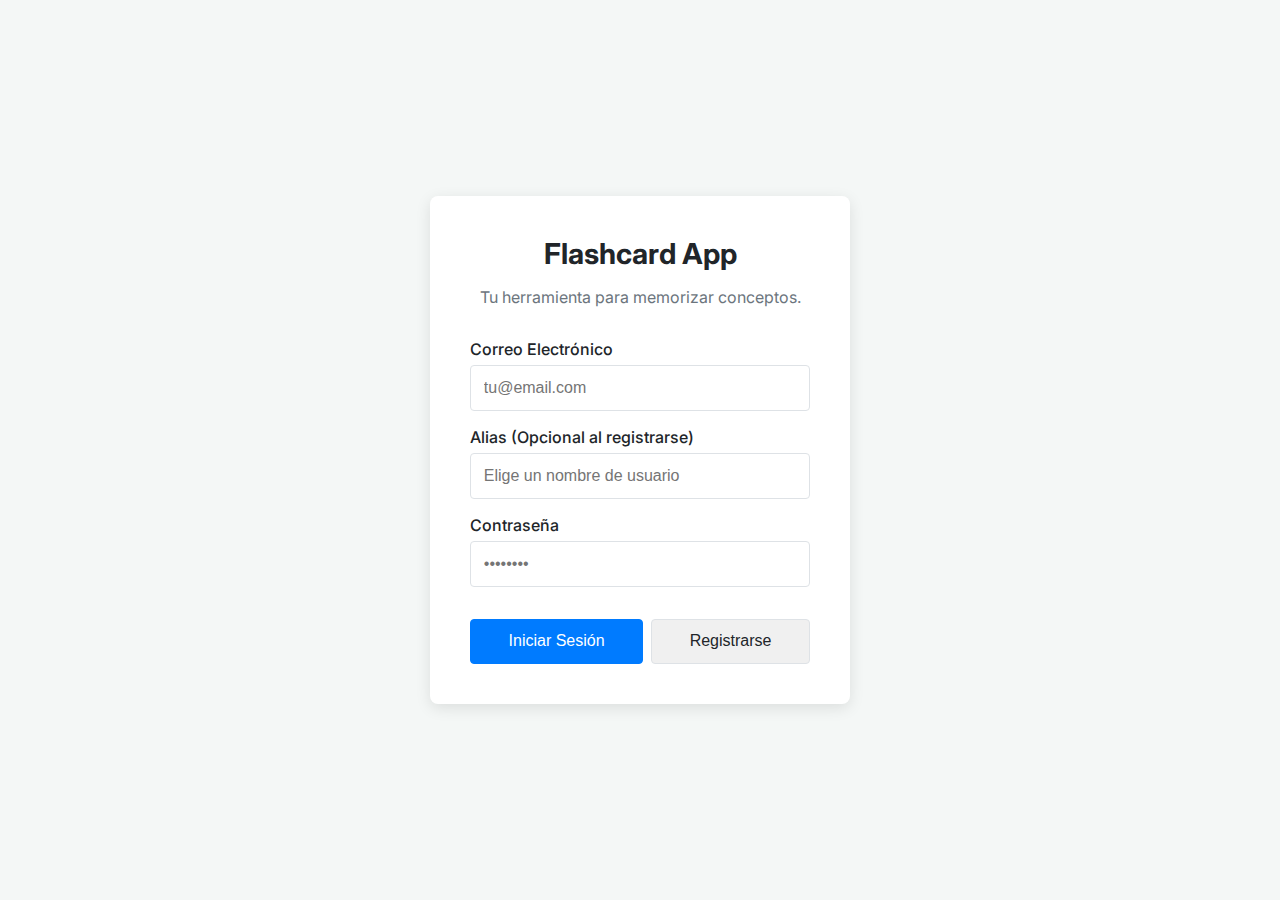
<file: templates/index.html>
<!DOCTYPE html>
<html lang="es">
<head>
    <meta charset="UTF-8">
    <meta name="viewport" content="width=device-width, initial-scale=1.0">
    <title>Autenticación - Flashcard App</title>
    <link rel="stylesheet" href="/static/css/style.css?v=1.0.1">
    <script src="/static/js/theme.js" defer></script>
    <script src="/static/js/auth.js" defer></script>
</head>
<body>
    <main class="container auth-container">
        <h1>Flashcard App</h1>
        <p>Tu herramienta para memorizar conceptos.</p>
        <form id="auth-form">
            <div class="form-group">
                <label for="email">Correo Electrónico</label>
                <input type="email" id="email" name="email" placeholder="tu@email.com" required>
            </div>
            <div class="form-group" id="alias-group">
                <label for="alias">Alias (Opcional al registrarse)</label>
                <input type="text" id="alias" name="alias" placeholder="Elige un nombre de usuario">
            </div>
            <div class="form-group">
                <label for="password">Contraseña</label>
                <input type="password" id="password" name="password" placeholder="••••••••" required>
            </div>
            <div class="button-group">
                <button type="submit" id="login-btn" class="btn btn-primary">Iniciar Sesión</button>
                <button type="submit" id="register-btn" class="btn">Registrarse</button>
            </div>
        </form>
        <div id="message-area" aria-live="polite" style="display: none; text-align: center; margin-top: 1rem;"></div>
    </main>
</body>
</html>
</file>
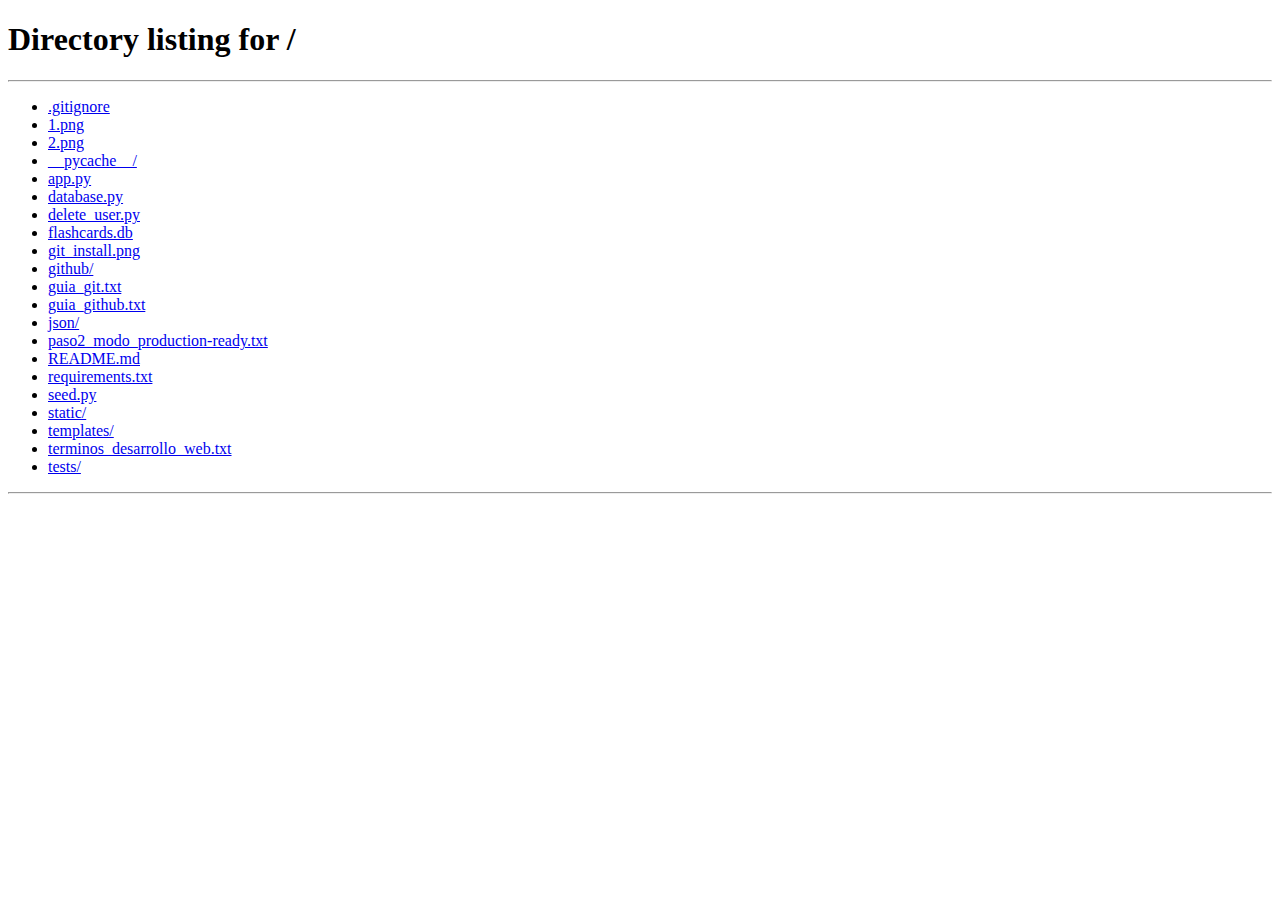
<file: templates/archivadas.html>
<!DOCTYPE html>
<html lang="es">
<head>
    <meta charset="UTF-8">
    <meta name="viewport" content="width=device-width, initial-scale=1.0">
    <title>Tarjetas Archivadas - Flashcard App</title>
    <link rel="stylesheet" href="/static/css/style.css?v=1.0.2">
    <script src="/static/js/theme.js" defer></script>
    <script src="/static/js/auth.js" defer></script>
    <style>
        /* Aumentar el ancho del contenedor solo para esta página */
        .container.archived-container {
            max-width: 1000px;
        }
    </style>
</head>
<body>
    <div class="container dashboard-container archived-container">
        <a href="/dashboard" class="home-link" aria-label="Volver al Dashboard" title="Volver al Dashboard">🏠</a>
        <h1>Tarjetas Archivadas</h1>
        <p>Aquí puedes ver y gestionar las tarjetas que has dominado.</p>

        <form id="unarchive-form">
            <div id="archived-grid" class="archived-grid-container">
                <!-- Las tarjetas se cargarán aquí -->
            </div>
            
            <div id="pagination-controls" class="pagination-container">
                <!-- Los controles de paginación se cargarán aquí -->
            </div>

            <div class="button-group">
                <button type="submit" id="unarchive-btn" class="btn btn-primary">Desarchivar Seleccionadas</button>
            </div>
        </form>
    </div>

    <script>
        document.addEventListener('DOMContentLoaded', () => {
            const token = verificarAutenticacion();
            if (!token) return;

            const gridContainer = document.getElementById('archived-grid');
            const paginationControls = document.getElementById('pagination-controls');
            const unarchiveForm = document.getElementById('unarchive-form');
            const unarchiveBtn = document.getElementById('unarchive-btn');

            let currentPage = 1;

            async function fetchAndRenderArchivedCards(page = 1) {
                try {
                    const response = await fetch(`/api/flashcards/archived?page=${page}`, {
                        headers: { 'Authorization': `Bearer ${token}` }
                    });
                    if (!response.ok) throw new Error('Error en la respuesta del servidor.');
                    
                    const data = await response.json();
                    
                    if (data.status === 'success') {
                        renderGrid(data.flashcards);
                        renderPagination(data);
                        currentPage = data.page;
                    } else {
                        gridContainer.innerHTML = `<p>Error al cargar tarjetas: ${data.message}</p>`;
                    }
                } catch (err) {
                    console.error("Fetch error:", err);
                    gridContainer.innerHTML = `<p>Error de red al cargar tarjetas archivadas.</p>`;
                }
            }

            function renderGrid(cards) {
                gridContainer.innerHTML = ''; // Limpiar la cuadrícula
                if (cards.length === 0) {
                    gridContainer.innerHTML = '<p>No tienes tarjetas archivadas aún.</p>';
                    unarchiveBtn.style.display = 'none'; // Ocultar botón si no hay tarjetas
                    return;
                }

                unarchiveBtn.style.display = 'block';
                cards.forEach(card => {
                    const cardDiv = document.createElement('div');
                    cardDiv.className = 'archived-card-grid-item';
                    cardDiv.innerHTML = `
                        <div class="card-content">${card.front_content}</div>
                        <div class="card-category">(${card.category})</div>
                        <input type="checkbox" name="card_id" value="${card.id}" id="card-${card.id}">
                    `;
                    gridContainer.appendChild(cardDiv);
                });
            }

            function renderPagination(data) {
                paginationControls.innerHTML = '';
                if (data.total_pages <= 1) return; // No mostrar paginación si solo hay una página

                let paginationHtml = '';

                // Botón Anterior
                paginationHtml += `
                    <button type="button" class="pagination-btn" id="prev-page" ${data.page === 1 ? 'disabled' : ''}>
                        &larr; Anterior
                    </button>
                `;

                // Información de página
                paginationHtml += `<span class="pagination-info">Página ${data.page} de ${data.total_pages}</span>`;

                // Botón Siguiente
                paginationHtml += `
                    <button type="button" class="pagination-btn" id="next-page" ${data.page === data.total_pages ? 'disabled' : ''}>
                        Siguiente &rarr;
                    </button>
                `;

                paginationControls.innerHTML = paginationHtml;
            }

            // --- Event Listeners ---
            paginationControls.addEventListener('click', (event) => {
                if (event.target.id === 'prev-page') {
                    fetchAndRenderArchivedCards(currentPage - 1);
                }
                if (event.target.id === 'next-page') {
                    fetchAndRenderArchivedCards(currentPage + 1);
                }
            });

            unarchiveForm.addEventListener('submit', async (event) => {
                event.preventDefault();
                const selectedCheckboxes = document.querySelectorAll('input[name="card_id"]:checked');
                const cardIdsToUnarchive = Array.from(selectedCheckboxes).map(cb => parseInt(cb.value));

                if (cardIdsToUnarchive.length === 0) {
                    alert('Por favor, selecciona al menos una tarjeta para desarchivar.');
                    return;
                }

                try {
                    const response = await fetch('/api/flashcards/unarchive', {
                        method: 'POST',
                        headers: {
                            'Content-Type': 'application/json',
                            'Authorization': `Bearer ${token}`
                        },
                        body: JSON.stringify({ card_ids: cardIdsToUnarchive })
                    });
                    const result = await response.json();
                    if (result.status === 'success') {
                        alert(result.message);
                        fetchAndRenderArchivedCards(currentPage); // Recargar la página actual
                    } else {
                        alert('Error al desarchivar: ' + result.message);
                    }
                } catch (error) {
                    console.error('Error de red al desarchivar:', error);
                    alert('Error de red al desarchivar tarjetas.');
                }
            });

            // Carga inicial
            fetchAndRenderArchivedCards();
        });
    </script>
</body>
</html>
</file>
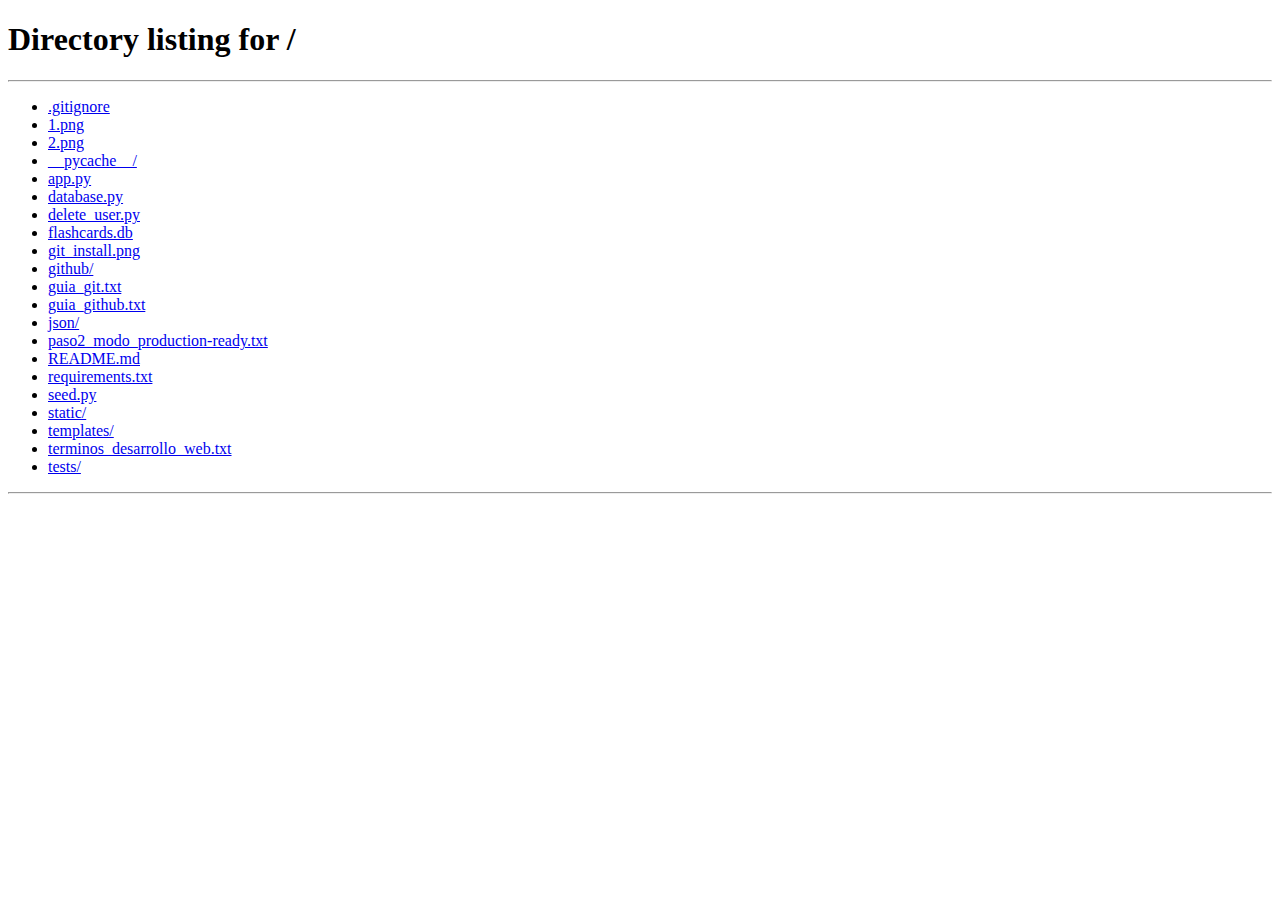
<file: templates/dashboard.html>
<!DOCTYPE html>
<html lang="es">
<head>
    <meta charset="UTF-8">
    <meta name="viewport" content="width=device-width, initial-scale=1.0">
    <title>Dashboard - Flashcard App</title>
    <link rel="stylesheet" href="/static/css/style.css?v=1.0.1">
    <script src="/static/js/theme.js" defer></script>
    <script src="/static/js/auth.js" defer></script>
    <script src="/static/js/main.js" defer></script>
</head>
<body>
    <div class="container dashboard-container">
        <h1>Dashboard</h1>
        <div class="profile-header">
            <h2 id="user-display-name"></h2>
            <button id="edit-alias-btn" class="btn-icon-text" title="Editar alias">
                <svg xmlns="http://www.w3.org/2000/svg" width="24" height="24" viewBox="0 0 24 24" fill="none" stroke="currentColor" stroke-width="2" stroke-linecap="round" stroke-linejoin="round"><path d="M17 3a2.828 2.828 0 1 1 4 4L7.5 20.5 2 22l1.5-5.5L17 3z"></path></svg>
            </button>
        </div>
        <div id="edit-alias-form" class="button-group" style="display: none;">
            <input type="text" id="alias-input" class="form-control" placeholder="Nuevo alias">
            <button id="save-alias-btn" class="btn btn-primary">Guardar</button>
            <button id="cancel-alias-btn" class="btn">Cancelar</button>
        </div>
        <p>Aquí gestionarás tus flashcards.</p>
        <div class="progress-container">
            <h3>Tu Progreso</h3>
            <div class="progress-bar">
                <div class="progress-bar-fill" id="progress-fill"></div>
            </div>
            <span id="progress-text">Cargando...</span>
        </div>
        <div class="button-group">
            <button id="logout-btn" class="btn">
                <svg xmlns="http://www.w3.org/2000/svg" width="24" height="24" viewBox="0 0 24 24" fill="none" stroke="currentColor" stroke-width="2" stroke-linecap="round" stroke-linejoin="round"><path d="M9 21H5a2 2 0 0 1-2-2V5a2 2 0 0 1 2-2h4"></path><polyline points="16 17 21 12 16 7"></polyline><line x1="21" y1="12" x2="9" y2="12"></line></svg>
                <span>Cerrar Sesión</span>
            </button>
            <a href="/archived" class="btn btn-primary">
                <svg xmlns="http://www.w3.org/2000/svg" width="24" height="24" viewBox="0 0 24 24" fill="none" stroke="currentColor" stroke-width="2" stroke-linecap="round" stroke-linejoin="round"><polyline points="21 8 21 21 3 21 3 8"></polyline><rect x="1" y="3" width="22" height="5"></rect><line x1="10" y1="12" x2="14" y2="12"></line></svg>
                <span>Ver Archivadas</span>
            </a>
            <a href="/espanol" class="btn btn-secondary">ES</a>
        </div>

        <!-- Botón para abrir el modal de IA -->
        <button id="open-ai-modal-btn" class="btn-ai-modal">
            <svg xmlns="http://www.w3.org/2000/svg" width="24" height="24" viewBox="0 0 24 24" fill="none" stroke="currentColor" stroke-width="2" stroke-linecap="round" stroke-linejoin="round"><path d="M12 3c-1.1 0-2 .9-2 2v2c0 1.1.9 2 2 2s2-.9 2-2V5c0-1.1-.9-2-2-2zM5 12c-1.1 0-2 .9-2 2v2c0 1.1.9 2 2 2s2-.9 2-2v-2c0-1.1-.9-2-2-2zM19 12c-1.1 0-2 .9-2 2v2c0 1.1.9 2 2 2s2-.9 2-2v-2c0-1.1-.9-2-2-2z"/></svg>
            <span>Analizar con IA</span>
        </button>
    </div>

    <!-- El Modal de Análisis de IA -->
    <div id="ai-analyzer-modal" class="modal-overlay" style="display: none;">
        <div class="modal-content">
            <button id="close-ai-modal-btn" class="modal-close-btn">&times;</button>
            <h2>Analizar Letras de Canciones</h2>
            <p>Pega la letra de una canción para encontrar vocabulario nuevo.</p>
            <div class="lyrics-analyzer-section">
                <textarea id="lyrics-input" placeholder="Pega aquí las letras de la canción..." rows="10"></textarea>
                <button id="analyze-lyrics-btn" class="btn btn-secondary">Extraer Nuevas Palabras</button>
                <div id="lyrics-analysis-results" class="results-container">
                    <!-- Results will be dynamically loaded here -->
                </div>
            </div>
        </div>
    </div>

    <script>
        document.addEventListener('DOMContentLoaded', () => {
            const token = verificarAutenticacion();
            if (!token) return; // La función ya se encarga de redirigir

            // 2. Verificar el token con el backend.
            fetch('/api/user_info', {
                method: 'GET',
                headers: {
                    'Authorization': `Bearer ${token}`
                }
            })
            .then(response => {
                if (!response.ok) {
                    // Si el token es inválido o expiró, el backend dará error.
                    localStorage.removeItem('jwt_token');
                    throw new Error('Sesión inválida');
                }
                return response.json();
            })
            .then(data => {
                // 3. Si todo está bien, mostrar los datos del usuario.
                const userDisplayName = document.getElementById('user-display-name');
                const updateDisplayName = () => {
                    const displayName = data.alias || data.email;
                    userDisplayName.textContent = displayName;
                };
                updateDisplayName();

                // --- Lógica para editar el alias ---
                const editAliasBtn = document.getElementById('edit-alias-btn');
                const editAliasForm = document.getElementById('edit-alias-form');
                const aliasInput = document.getElementById('alias-input');
                const saveAliasBtn = document.getElementById('save-alias-btn');
                const cancelAliasBtn = document.getElementById('cancel-alias-btn');

                editAliasBtn.addEventListener('click', () => {
                    editAliasForm.style.display = 'flex';
                    aliasInput.value = data.alias || '';
                    aliasInput.focus();
                });

                cancelAliasBtn.addEventListener('click', () => {
                    editAliasForm.style.display = 'none';
                });

                saveAliasBtn.addEventListener('click', async () => {
                    const newAlias = aliasInput.value.trim();
                    if (!newAlias) {
                        // Maybe show a small error message here
                        return;
                    }

                    try {
                        const response = await fetch('/api/user/alias', {
                            method: 'PUT',
                            headers: {
                                'Content-Type': 'application/json',
                                'Authorization': `Bearer ${token}`
                            },
                            body: JSON.stringify({ alias: newAlias })
                        });

                        const result = await response.json();

                        if (response.ok && result.status === 'success') {
                            data.alias = newAlias; // Update local data
                            updateDisplayName();
                            editAliasForm.style.display = 'none';
                        } else {
                            alert(`Error: ${result.message}`);
                        }
                    } catch (error) {
                        alert('Error de red al guardar el alias.');
                    }
                });

                // 3.1. Cargar y mostrar las categorías de estudio.
                fetch('/api/categories', {
                    headers: { 'Authorization': `Bearer ${token}` }
                })
                .then(res => res.json())
                .then(cat_data => {
                    if (cat_data.status === 'success' && cat_data.categories.length > 0) {
                        const container = document.querySelector('.dashboard-container');
                        
                        const categoryWrapper = document.createElement('div');
                        categoryWrapper.className = 'category-selector';
                        
                        const title = document.createElement('h2');
                        title.textContent = 'Elige una categoría para estudiar:';
                        categoryWrapper.appendChild(title);

                        const buttonGroup = document.createElement('div');
                        buttonGroup.className = 'button-group';

                        cat_data.categories.forEach(category => {
                            const categoryLink = document.createElement('a');
                            categoryLink.href = `/study/${encodeURIComponent(category)}`; 
                            categoryLink.className = 'btn btn-primary';
                            categoryLink.textContent = category;
                            buttonGroup.appendChild(categoryLink);
                        });

                        categoryWrapper.appendChild(buttonGroup);
                        container.appendChild(categoryWrapper);
                    }

                    // Fetch and display user progress
                    fetch('/api/user/progress', {
                        headers: { 'Authorization': `Bearer ${token}` }
                    })
                    .then(res => res.json())
                    .then(progressData => {
                        if (progressData.status === 'success') {
                            const { total_cards, archived_cards } = progressData.progress;
                            const progressFill = document.getElementById('progress-fill');
                            const progressText = document.getElementById('progress-text');

                            if (total_cards > 0) {
                                const percentage = (archived_cards / total_cards) * 100;
                                progressFill.style.width = `${percentage}%`;
                                progressText.textContent = `${archived_cards} / ${total_cards} tarjetas dominadas (${percentage.toFixed(1)}%)`;
                            } else {
                                progressFill.style.width = '0%';
                                progressText.textContent = 'Aún no tienes tarjetas.';
                            }
                        }
                    });
                });
            })
            .catch(error => {
                console.error('Error de autenticación:', error);
                window.location.href = '/';
            });

            // 4. Funcionalidad del botón de logout.
            document.getElementById('logout-btn').addEventListener('click', () => {
                localStorage.removeItem('jwt_token');
                window.location.href = '/';
            });
        });
    </script>
</body>
</html>
</file>
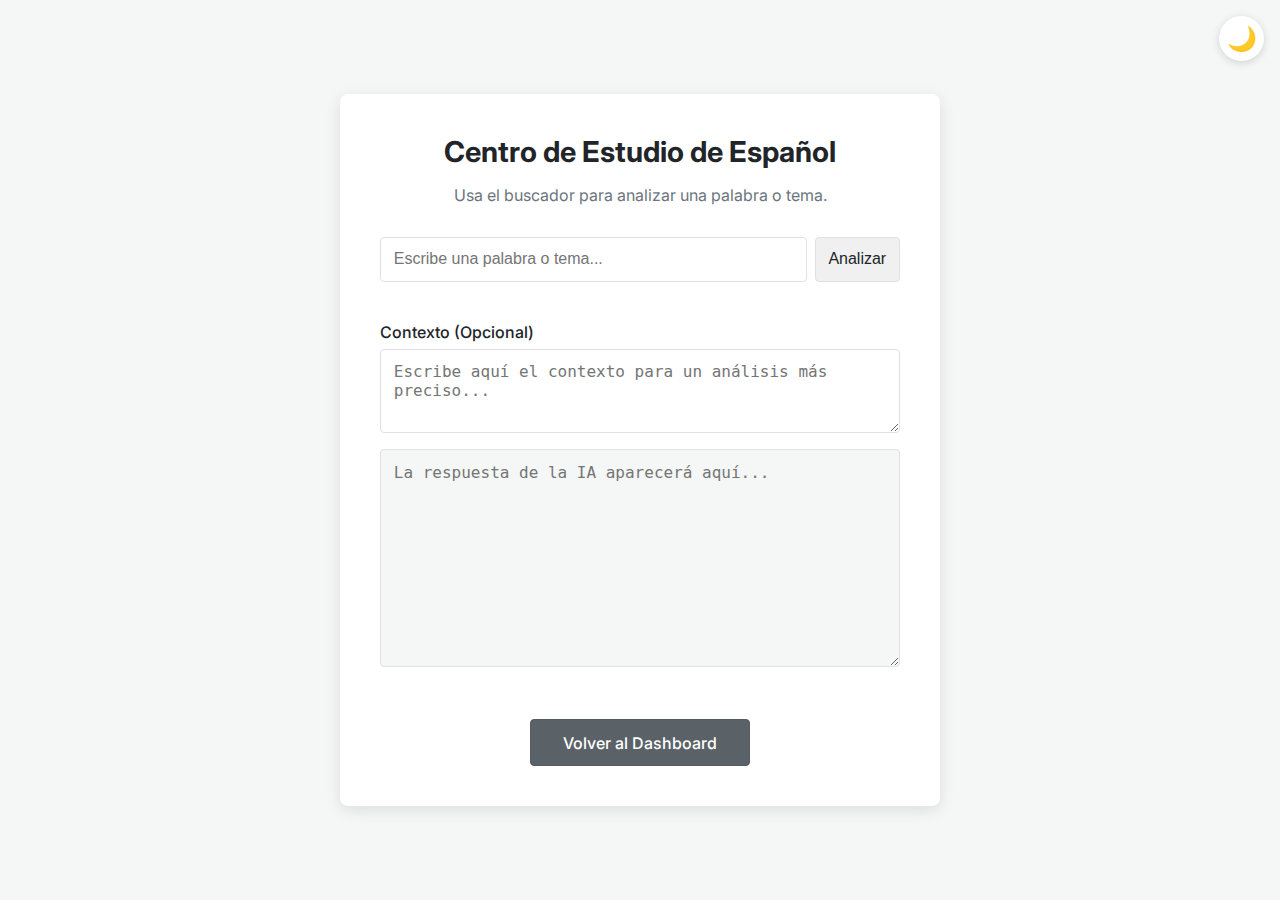
<file: templates/espanol.html>
<!DOCTYPE html>
<html lang="es">
<head>
    <meta charset="UTF-8">
    <meta name="viewport" content="width=device-width, initial-scale=1.0">
    <title>Centro de Estudio de Español - Flashcard App</title>
    <link rel="stylesheet" href="/static/css/style.css?v=1.0.1">
    <script src="/static/js/theme.js" defer></script>
</head>
<body>
    <div class="container">
        <h1>Centro de Estudio de Español</h1>
        <p>Usa el buscador para analizar una palabra o tema.</p>
        
        <div class="search-container">
            <input type="text" id="spanish-input" placeholder="Escribe una palabra o tema...">
            <button id="spanish-search-btn" class="btn">Analizar</button>
        </div>

        <div class="form-group">
            <label for="spanish-context">Contexto (Opcional)</label>
            <textarea id="spanish-context" class="form-control" rows="3" placeholder="Escribe aquí el contexto para un análisis más preciso..."></textarea>
        </div>

        <div id="spanish-results-container">
            <textarea id="spanish-output" placeholder="La respuesta de la IA aparecerá aquí..." rows="10" readonly></textarea>
        </div>

        <div class="back-to-dashboard-container">
            <a href="/dashboard" class="btn btn-secondary">Volver al Dashboard</a>
        </div>
    </div>

    <script>
        document.getElementById('spanish-search-btn').addEventListener('click', async () => {
            const input = document.getElementById('spanish-input').value;
            const context = document.getElementById('spanish-context').value; // Get context value
            const output = document.getElementById('spanish-output');
            const token = localStorage.getItem('jwt_token');

            if (!input) {
                output.value = 'Por favor, escribe una palabra o tema para analizar.';
                return;
            }

            if (!token) {
                output.value = 'Error de autenticación. Por favor, inicia sesión de nuevo.';
                return;
            }

            output.value = 'Analizando...';

            try {
                const response = await fetch('/api/analyze_spanish', {
                    method: 'POST',
                    headers: {
                        'Content-Type': 'application/json',
                        'Authorization': `Bearer ${token}`
                    },
                    body: JSON.stringify({ text: input, context: context }) // Send context
                });

                const data = await response.json();

                if (response.ok && data.status === 'success') {
                    output.value = data.analysis;
                } else {
                    output.value = `Error: ${data.message || 'No se pudo obtener el análisis.'}`;
                }
            } catch (error) {
                console.error('Error en la solicitud de análisis:', error);
                output.value = 'Ocurrió un error de red. Por favor, inténtalo de nuevo.';
            }
        });
    </script>
</body>
</html>
</file>
<file: static/css/style.css>
@import url('https://fonts.googleapis.com/css2?family=Inter:wght@400;500;700&display=swap');

:root {
    --primary-color: #007bff;
    --primary-hover: #0056b3;
    --background-color: #f4f7f6;
    --card-background: #ffffff;
    --text-color: #212529;
    --border-color: #dee2e6;
    --error-color: #d9534f;
    --success-color: #5cb85c;
    --card-back-bg: #e9f5ff;
    --btn-bg: #f0f0f0;
    --text-muted: #6c757d;
    --highlight-bg: #cfe2ff;
}

/* Dark mode variables */
body.dark-mode {
    --primary-color: #0d6efd;
    --primary-hover: #0b5ed7;
    --background-color: #121212;
    --card-background: #1e1e1e;
    --text-color: #e9ecef;
    --border-color: #444;
    --error-color: #ff7b72;
    --success-color: #72ff7b;
    --card-back-bg: #2a3b4c;
    --btn-bg: #333;
    --text-muted: #adb5bd;
    --highlight-bg: #3a5378;
}

* {
    box-sizing: border-box;
    margin: 0;
    padding: 0;
}

body {
    font-family: 'Inter', sans-serif;
    background-color: var(--background-color);
    color: var(--text-color);
    display: grid;
    place-items: center;
    min-height: 100vh;
    padding: 1rem;
    transition: background-color 0.3s ease, color 0.3s ease;
}

.container {
    position: relative; /* Needed for positioning child elements */
    background-color: var(--card-background);
    padding: 2.5rem;
    border-radius: 8px;
    box-shadow: 0 4px 15px rgba(0, 0, 0, 0.1);
    width: 100%;
    max-width: 600px;
    display: flex;
    flex-direction: column;
    gap: 1rem;
}

.auth-container {
    max-width: 420px; /* Auth container is usually smaller */
}

.container h1 {
    text-align: center;
    font-size: 1.8rem;
}

.container p {
    text-align: center;
    margin-bottom: 1rem;
    color: var(--text-muted);
}

#auth-form {
    display: flex;
    flex-direction: column;
    gap: 1rem;
}

.form-group {
    display: flex;
    flex-direction: column;
    gap: 0.4rem;
}

.form-group label {
    font-weight: 500;
}

.form-group input {
    padding: 0.8rem;
    border: 1px solid var(--border-color);
    border-radius: 4px;
    font-size: 1rem;
    background-color: var(--card-background);
    color: var(--text-color);
}

.form-group input:focus {
    outline: none;
    border-color: var(--primary-color);
    box-shadow: 0 0 0 2px rgba(0, 123, 255, 0.25);
}

.button-group {
    display: flex;
    gap: 0.5rem;
    margin-top: 1rem;
}

.btn {
    display: inline-flex;
    justify-content: center;
    align-items: center;
    gap: 0.5rem; /* Add gap between icon and text */
    flex-grow: 1;
    padding: 0.8rem;
    font-size: 1rem;
    font-weight: 500;
    border-radius: 4px;
    border: 1px solid var(--border-color);
    background-color: var(--btn-bg);
    cursor: pointer;
    transition: background-color 0.2s, border-color 0.2s;
    text-decoration: none; /* Para las etiquetas <a> */
    text-align: center; /* Para las etiquetas <a> */
    color: var(--text-color); /* Para las etiquetas <a> */
}

.btn svg {
    width: 1.2em; /* Make icon slightly larger than font */
    height: 1.2em;
}

.btn.btn-primary {
    background-color: var(--primary-color);
    border-color: var(--primary-color);
    color: white;
}

.btn.btn-primary:hover {
    background-color: var(--primary-hover);
    border-color: var(--primary-hover);
}

#message-area {
    text-align: center;
    padding: 0.5rem;
    border-radius: 4px;
    font-weight: 500;
}

/* --- Dashboard & Study Page Specific --- */

.category-selector h2 {
    text-align: center;
    font-size: 1.2rem;
    margin-bottom: 1rem;
    color: var(--text-muted);
}



/* --- Flashcard Styles --- */
.flashcard-area {
    perspective: 1000px; /* Da el efecto 3D */
    margin: 2rem 0;
}

.flashcard {
    width: 100%;
    height: 300px;
    position: relative;
    transform-style: preserve-3d;
    transition: transform 0.7s cubic-bezier(0.4, 0.0, 0.2, 1);
    cursor: pointer;
}

.flashcard.is-flipped {
    transform: rotateY(180deg);
}

.card-face {
    position: absolute;
    width: 100%;
    height: 100%;
    backface-visibility: hidden; /* Oculta la cara trasera del elemento */
    display: flex;
    justify-content: center;
    align-items: center;
    border: 1px solid var(--border-color);
    border-radius: 10px;
    box-shadow: 0 4px 15px rgba(0, 0, 0, 0.1);
    font-size: 2rem;
    padding: 1.5rem;
    text-align: center;
}

.card-front {
    background-color: var(--card-background);
    z-index: 2; /* Asegura que la cara frontal esté por encima */
}

.card-back {
    background-color: var(--card-back-bg);
    transform: rotateY(180deg);
    z-index: 1; /* Asegura que la cara trasera esté por debajo */
}

/* Cuando la tarjeta está girada, invertimos el z-index */
.flashcard.is-flipped .card-front {
    z-index: 1;
}

.flashcard.is-flipped .card-back {
    z-index: 2;
}

.navigation {
    margin-top: 1rem;
    display: flex;
    justify-content: center;
}

/* New container for top icons */
.top-icons-container {
    position: absolute; /* Position this container */
    top: 15px;
    right: 15px; /* Position the container at top-right */
    display: flex;
    gap: 8px; /* Reduced space between icons */
    z-index: 10; /* Ensure it's above other elements */
}

/* Reset individual icon containers to be simple flex items */
.example-icon-container,
.archive-icon-container,
.edit-icon-container {
    position: static; /* Crucial: make them flex items */
    top: auto;
    right: auto;
    bottom: auto;
    left: auto;
    z-index: auto;
    padding: 0; /* Ensure no conflicting padding */
    cursor: pointer;
}

.example-icon {
    font-size: 1.2rem;
}

.example-icon-container .tooltip,
.archive-icon-container .tooltip,
.edit-icon-container .tooltip {
    display: none;
    width: auto;
    white-space: nowrap;
    background-color: var(--text-color);
    color: var(--background-color);
    text-align: center;
    border-radius: 6px;
    padding: 5px 10px;
    position: absolute;
    z-index: 1;
    top: calc(100% + 5px); /* Position below the icon */
    left: 50%;
    transform: translateX(-50%);
    opacity: 0;
    transition: opacity 0.3s;
    font-size: 0.8rem;
    box-shadow: 0 2px 5px rgba(0,0,0,0.3);
}

.example-icon-container:hover .tooltip,
.archive-icon-container:hover .tooltip,
.edit-icon-container:hover .tooltip {
    display: block; /* Show on hover */
    opacity: 1;
}

/* Rating Buttons */
.rating-buttons {
    position: absolute;
    bottom: 15px;
    left: 50%;
    transform: translateX(-50%);
    display: flex;
    gap: 10px;
}

.btn-rating {
    padding: 8px 15px;
    font-size: 0.9rem;
    border-radius: 5px;
    border: 1px solid;
    background-color: transparent;
    cursor: pointer;
    transition: background-color 0.2s;
}

.btn-rating[data-rating="easy"] {
    border-color: var(--success-color);
    color: var(--success-color);
}
.btn-rating[data-rating="easy"]:hover {
    background-color: var(--success-color);
    color: var(--card-background);
}

.btn-rating[data-rating="normal"] {
    border-color: #ffc107;
    color: #ffc107;
}
.btn-rating[data-rating="normal"]:hover {
    background-color: #ffc107;
    color: var(--card-background);
}

.btn-rating[data-rating="hard"] {
    border-color: var(--error-color);
    color: var(--error-color);
}
.btn-rating[data-rating="hard"]:hover {
    background-color: var(--error-color);
    color: var(--card-background);
}

/* Archive Icon */
.archive-icon {
    font-size: 1.5rem;
    color: var(--text-muted);
    transition: color 0.2s;
}

.archive-icon:hover {
    color: var(--primary-color);
}

/* Archived Cards List */
#archived-cards-list {
    display: flex;
    flex-direction: column;
    gap: 10px;
    margin-top: 1rem;
    padding: 10px;
    border: 1px solid var(--border-color);
    border-radius: 8px;
    background-color: var(--background-color);
    min-height: 100px; /* Ensure it has some height even if empty */
}

.archived-card-item {
    display: flex;
    align-items: center;
    gap: 10px;
    padding: 8px;
    border: 1px solid var(--border-color);
    border-radius: 5px;
    background-color: var(--card-background);
    box-shadow: 0 1px 3px rgba(0,0,0,0.05);
}

.archived-card-item input[type="checkbox"] {
    min-width: 20px;
    min-height: 20px;
    cursor: pointer;
}

.archived-card-item label {
    flex-grow: 1;
    font-size: 0.95rem;
    color: var(--text-color);
}

.archived-card-item label strong {
    color: var(--primary-color);
}

/* --- Edit Mode Styles --- */
.edit-icon-container {
    position: static;
    cursor: pointer;
}

.edit-icon {
    font-size: 1.2rem;
}

.edit-mode-container {
    width: 100%;
    height: 100%;
    display: flex;
    flex-direction: column;
    justify-content: center;
    align-items: center;
    gap: 1rem;
    padding: 1.5rem;
}

.edit-textarea {
    width: 100%;
    height: 60%;
    font-family: 'Inter', sans-serif;
    font-size: 1.5rem;
    padding: 1rem;
    border-radius: 8px;
    border: 1px solid var(--border-color);
    background-color: var(--background-color);
    color: var(--text-color);
    resize: none;
}

.edit-controls {
    display: flex;
    gap: 0.5rem;
    width: 100%;
}

.btn-danger {
    background-color: var(--error-color);
    border-color: var(--error-color);
    color: white;
}

.btn-danger:hover {
    opacity: 0.8;
}

/* --- Archived Cards Grid Styles --- */
.archived-grid-container {
    display: grid;
    grid-template-columns: repeat(auto-fill, minmax(200px, 1fr));
    gap: 1rem;
    margin-top: 1rem;
    min-height: 300px; /* Give it some space */
}

.archived-card-grid-item {
    background-color: var(--background-color);
    border: 1px solid var(--border-color);
    border-radius: 8px;
    padding: 1rem;
    display: flex;
    flex-direction: column;
    justify-content: space-between;
    align-items: center;
    text-align: center;
    transition: transform 0.2s ease, box-shadow 0.2s ease, background-color 0.3s ease;
}

.archived-card-grid-item:hover {
    transform: translateY(-5px);
    box-shadow: 0 8px 20px rgba(0, 0, 0, 0.12);
}

.archived-card-grid-item.highlight {
    background-color: var(--highlight-bg);
}

.archived-card-grid-item .card-content {
    font-weight: 500;
    margin-bottom: 0.5rem;
    word-break: break-word;
}

.archived-card-grid-item .card-category {
    font-size: 0.8rem;
    color: var(--text-muted);
    margin-bottom: 1rem;
}

.archived-card-grid-item input[type="checkbox"] {
    min-width: 20px;
    min-height: 20px;
    cursor: pointer;
}

/* --- Pagination Styles --- */
.pagination-container {
    display: flex;
    justify-content: center;
    align-items: center;
    gap: 0.25rem;
    margin-top: 1.5rem;
}

.pagination-btn {
    padding: 0.5rem 1rem;
    border: 1px solid var(--border-color);
    background-color: var(--btn-bg);
    color: var(--text-color);
    border-radius: 4px;
    cursor: pointer;
    transition: background-color 0.2s;
}

.pagination-btn:hover:not(:disabled) {
    background-color: var(--primary-color);
    color: white;
}

.pagination-btn:disabled {
    opacity: 0.5;
    cursor: not-allowed;
}

.pagination-info {
    color: var(--text-muted);
    font-size: 0.9rem;
    margin: 0 0.5rem;
}

.pagination-btn.active {
    background-color: var(--primary-color);
    color: white;
    border-color: var(--primary-color);
}

.pagination-ellipsis {
    display: flex;
    align-items: center;
    padding: 0 0.5rem;
    color: var(--text-muted);
}

/* --- Theme Toggle Button --- */
.theme-toggle-btn {
    position: fixed;
    top: 1rem;
    right: 1rem;
    width: 45px;
    height: 45px;
    border-radius: 50%;
    border: none;
    background-color: var(--card-background);
    color: var(--text-color);
    box-shadow: 0 2px 8px rgba(0, 0, 0, 0.15);
    cursor: pointer;
    display: flex;
    justify-content: center;
    align-items: center;
    font-size: 1.5rem;
    z-index: 1000;
    transition: transform 0.2s ease, box-shadow 0.2s ease;
}

.theme-toggle-btn:hover {
    transform: scale(1.1);
    box-shadow: 0 4px 12px rgba(0, 0, 0, 0.2);
}

/* Flip Counter on Card Front */
.card-front .flip-counter {
    position: absolute;
    top: 15px;
    left: 15px;
    font-size: 0.9rem;
    color: var(--text-muted);
    background-color: var(--background-color);
    padding: 3px 8px;
    border-radius: 12px;
    z-index: 3;
}

/* --- Study Progress Indicator --- */
.study-progress {
    position: absolute;
    top: 1.5rem;
    right: 1.5rem;
    font-size: 0.9rem;
    color: var(--text-muted);
    background-color: var(--background-color);
    padding: 5px 10px;
    border-radius: 12px;
    z-index: 10;
}

/* --- Progress Bar Styles --- */
.progress-container {
    margin-top: 2rem;
    text-align: center;
}

.progress-bar {
    background-color: var(--border-color);
    border-radius: 10px;
    overflow: hidden;
    width: 100%;
    height: 20px;
    margin: 0.5rem 0;
}

.progress-bar-fill {
    background-color: var(--success-color);
    height: 100%;
    width: 0%;
    transition: width 0.5s ease-in-out;
}

#progress-text {
    color: var(--text-muted);
    font-size: 0.9rem;
}

/* --- Search Input Styles --- */
.search-container {
    margin-bottom: 1.5rem;
}

.form-control {
    width: 100%;
    padding: 0.8rem;
    border: 1px solid var(--border-color);
    border-radius: 4px;
    font-size: 1rem;
    background-color: var(--card-background);
    color: var(--text-color);
}

.form-control:focus {
    outline: none;
    border-color: var(--primary-color);
    box-shadow: 0 0 0 2px rgba(0, 123, 255, 0.25);
}

/* --- AI Assistant --- */
.section-divider {
    border: 0;
    height: 1px;
    background-color: var(--border-color);
    margin: 40px 0;
}

.ai-assistant-container {
    padding: 20px;
    background-color: #2c2c2c;
    border-radius: 8px;
    margin-top: 20px;
    border: 1px solid var(--border-color);
}

body.light-mode .ai-assistant-container {
    background-color: #f8f9fa;
}

.ai-assistant-container h2 {
    margin-top: 0;
    color: var(--text-color);
    text-align: left;
}

.ai-assistant-container p {
    color: var(--text-muted);
    font-size: 0.9rem;
    text-align: left;
}

.btn-secondary {
    background-color: #5a6268;
    border-color: #545b62;
    color: white;
}

.btn-secondary:hover {
    background-color: #4e555b;
    border-color: #484e53;
}

.btn-outline {
    background-color: transparent;
    border-color: var(--primary-color);
    color: var(--primary-color);
}

.btn-outline:hover {
    background-color: var(--primary-color);
    color: white;
}

#ai-generated-paragraph {
    background-color: var(--background-color);
    color: var(--text-color);
    border: 1px solid var(--border-color);
    font-family: 'Segoe UI', Tahoma, Geneva, Verdana, sans-serif;
    font-size: 1rem;
    padding-right: 40px; /* Added to prevent overlap with accordion button */
}

/* --- AI Assistant Settings & Translate --- */
.ai-settings {
    display: flex;
    align-items: center;
    gap: 10px;
    margin-bottom: 1rem;
    font-size: 0.9rem;
    color: var(--text-muted);
}

.switch {
    position: relative;
    display: inline-block;
    width: 44px;
    height: 24px;
}

.switch input { 
    opacity: 0;
    width: 0;
    height: 0;
}

.slider {
    position: absolute;
    cursor: pointer;
    top: 0;
    left: 0;
    right: 0;
    bottom: 0;
    background-color: #555;
    transition: .4s;
}

body.light-mode .slider {
    background-color: #ccc;
}

.slider:before {
    position: absolute;
    content: "";
    height: 18px;
    width: 18px;
    left: 3px;
    bottom: 3px;
    background-color: white;
    transition: .4s;
}

input:checked + .slider {
    background-color: var(--primary-color);
}

input:focus + .slider {
    box-shadow: 0 0 1px var(--primary-color);
}

input:checked + .slider:before {
    transform: translateX(20px);
}

.slider.round {
    border-radius: 24px;
}

.slider.round:before {
    border-radius: 50%;
}

.btn-translate {
    position: absolute;
    top: 5px;
    right: 5px;
    z-index: 10;
    background-color: var(--btn-bg);
    border: 1px solid var(--border-color);
    color: var(--text-color);
}

.btn-sm {
    padding: 0.25rem 0.5rem;
    font-size: 0.8rem;
    border-radius: 0.2rem;
    flex-grow: 0; /* Prevent small buttons from growing */
}

#ai-translated-paragraph {
    background-color: var(--card-back-bg);
}

/* --- Random Selection Tooltip --- */
.tooltip-container {
    position: relative;
    display: flex;
    align-items: center;
    margin-left: 10px;
}

.tooltip-container::after {
    content: '';
    position: absolute;
    bottom: 100%;
    left: 0;
    right: 0;
    height: 10px; /* Same as the gap size */
    background-color: transparent; /* Invisible */
}

.tooltip-trigger {
    cursor: pointer;
    font-weight: bold;
    border: 1px solid var(--text-muted);
    color: var(--text-muted);
    width: 24px;
    height: 24px;
    border-radius: 50%;
    display: flex;
    justify-content: center;
    align-items: center;
    font-size: 1rem;
    transition: background-color 0.2s, color 0.2s;
}

.tooltip-trigger:hover {
    background-color: var(--primary-color);
    color: white;
    border-color: var(--primary-color);
}

.tooltip-panel {
    display: none; /* Hidden by default, shown on hover/click */
    position: absolute;
    bottom: calc(100% + 10px); /* Position above the trigger with a gap */
    left: 50%;
    transform: translateX(-90%); /* Adjust to position it better */
    background-color: var(--card-background);
    border: 1px solid var(--border-color);
    border-radius: 8px;
    padding: 15px;
    box-shadow: 0 4px 15px rgba(0,0,0,0.1);
    width: 280px;
    z-index: 100;
}

.tooltip-container:hover .tooltip-panel {
    display: block;
}

.tooltip-panel strong {
    display: block;
    margin-bottom: 10px;
    color: var(--primary-color);
    font-size: 1rem;
}

.tooltip-panel ul {
    list-style-type: none;
    padding: 0;
    margin: 0;
    max-height: 220px;
    overflow-y: auto;
}

.tooltip-panel li {
    padding: 5px 2px;
    font-size: 0.9rem;
    border-bottom: 1px solid var(--border-color);
}

.tooltip-panel li:last-child {
    border-bottom: none;
}

/* --- Accordion Translation Button --- */
.paragraph-wrapper {
    position: relative;
}

.btn-accordion {
    position: absolute;
    top: 8px;
    right: 8px;
    width: 28px;
    height: 28px;
    border-radius: 50%;
    border: 1px solid var(--border-color);
    background-color: var(--btn-bg);
    color: var(--text-color);
    font-size: 1.5rem;
    font-weight: bold;
    cursor: pointer;
    display: flex;
    justify-content: center;
    align-items: center;
    line-height: 1;
    padding-bottom: 4px; /* Adjust for '+' alignment */
    transition: background-color 0.2s, color 0.2s;
    z-index: 5;
}

.btn-accordion:hover {
    background-color: var(--primary-color);
    color: white;
    border-color: var(--primary-color);
}

/* --- AI Lyrics Analyzer Modal --- */
.btn-ai-modal {
    position: fixed;
    bottom: 2rem;
    right: 2rem;
    width: 60px;
    height: 60px;
    border-radius: 50%;
    background-color: var(--primary-color);
    color: white;
    border: none;
    box-shadow: 0 4px 12px rgba(0, 0, 0, 0.2);
    cursor: pointer;
    display: flex;
    flex-direction: column;
    justify-content: center;
    align-items: center;
    z-index: 1000;
    transition: transform 0.2s ease, background-color 0.2s ease;
}

.btn-ai-modal:hover {
    transform: scale(1.1);
    background-color: var(--primary-hover);
}

.btn-ai-modal svg {
    width: 28px;
    height: 28px;
}

.btn-ai-modal span {
    font-size: 0.6rem;
    margin-top: 2px;
}

.modal-overlay {
    position: fixed;
    top: 0;
    left: 0;
    width: 100%;
    height: 100%;
    background-color: rgba(0, 0, 0, 0.6);
    display: flex;
    justify-content: center;
    align-items: center;
    z-index: 1001;
    opacity: 0;
    transition: opacity 0.3s ease;
    pointer-events: none;
}

.modal-overlay.visible {
    opacity: 1;
    pointer-events: auto;
}

.modal-content {
    background-color: var(--card-background);
    padding: 2rem;
    border-radius: 8px;
    box-shadow: 0 5px 20px rgba(0, 0, 0, 0.25);
    width: 90%;
    max-width: 700px;
    max-height: 90vh;
    display: flex;
    flex-direction: column;
    position: relative;
    transform: scale(0.95);
    transition: transform 0.3s ease;
}

.modal-overlay.visible .modal-content {
    transform: scale(1);
}

.modal-close-btn {
    position: absolute;
    top: 1rem;
    right: 1rem;
    background: none;
    border: none;
    font-size: 2rem;
    color: var(--text-muted);
    cursor: pointer;
    line-height: 1;
}

.modal-content h2 {
    text-align: center;
    margin-bottom: 0.5rem;
}

.modal-content p {
    text-align: center;
    margin-bottom: 1.5rem;
    color: var(--text-muted);
}

.modal-content .lyrics-analyzer-section {
    display: flex;
    flex-direction: column;
    gap: 1rem;
    overflow: hidden; /* Prevent parent from growing */
}

.modal-content .results-container {
    max-height: 45vh; /* Adjust as needed */
    overflow-y: auto;
    border: 1px solid var(--border-color);
    padding: 1rem;
    border-radius: 5px;
    background-color: var(--background-color);
}

.lyrics-analysis-list {
    list-style-type: none;
}

.lyrics-analysis-item {
    padding: 1rem;
    border-bottom: 1px solid var(--border-color);
}

.lyrics-analysis-item:last-child {
    border-bottom: none;
}

.lyrics-analysis-item .duplicate-warning {
    color: #ffc107;
    font-weight: bold;
    font-size: 0.9rem;
}

.lyrics-analysis-item button {
    margin-top: 0.5rem;
    margin-right: 0.5rem;
}

/* --- Spanish Study Page --- */
.search-container {
    display: flex;
    gap: 0.5rem;
    align-items: stretch; /* Align items to stretch vertically */
    margin-bottom: 1.5rem;
}

#spanish-input {
    flex-grow: 1;
    padding: 0.8rem;
    border: 1px solid var(--border-color);
    border-radius: 4px;
    font-size: 1rem;
    background-color: var(--card-background);
    color: var(--text-color);
}

#spanish-input:focus {
    outline: none;
    border-color: var(--primary-color);
    box-shadow: 0 0 0 2px rgba(0, 123, 255, 0.25);
}

#spanish-search-btn {
    flex-grow: 0;
    flex-shrink: 0; /* Prevent button from shrinking */
}

#spanish-results-container {
    margin-bottom: 1rem;
}

#spanish-output {
    width: 100%;
    padding: 0.8rem;
    border: 1px solid var(--border-color);
    border-radius: 4px;
    font-size: 1rem;
    background-color: var(--background-color);
    color: var(--text-color);
    resize: vertical;
    min-height: 200px; /* Increased height */
}

.back-to-dashboard-container {
    display: flex;
    justify-content: center;
    margin-top: 1rem;
}

.back-to-dashboard-container .btn {
    flex-grow: 0;
    width: auto; /* Let the button size itself */
    padding-left: 2rem;
    padding-right: 2rem;
}

/* --- Button Icon Styles --- */
.btn svg {
    width: 1em; /* Match font size */
    height: 1em;
    margin-right: 0.5rem;
    vertical-align: middle; /* Align icon with text */
}

.btn {
    display: inline-flex;
    justify-content: center;
    align-items: center;
}

/* --- Profile Header --- */
.profile-header {
    display: flex;
    align-items: center;
    justify-content: center; /* Center the title and icon */
    gap: 0.5rem;
    margin-bottom: 0;
}

#dashboard-title {
    margin-bottom: 0;
}

.btn-icon-text {
    background: none;
    border: none;
    padding: 0;
    cursor: pointer;
    color: var(--text-muted);
}

.btn-icon-text:hover {
    color: var(--primary-color);
}

.btn-icon-text svg {
    width: 1em;
    height: 1em;
}

#edit-alias-form {
    margin-top: 1rem;
}

#user-display-name {
    color: var(--primary-color);
    font-size: 1.5rem; /* Make it a bit smaller than the main h1 */
    margin-bottom: 0;
}

.profile-header {
    gap: 0.75rem; /* A bit more space */
}
</file>
